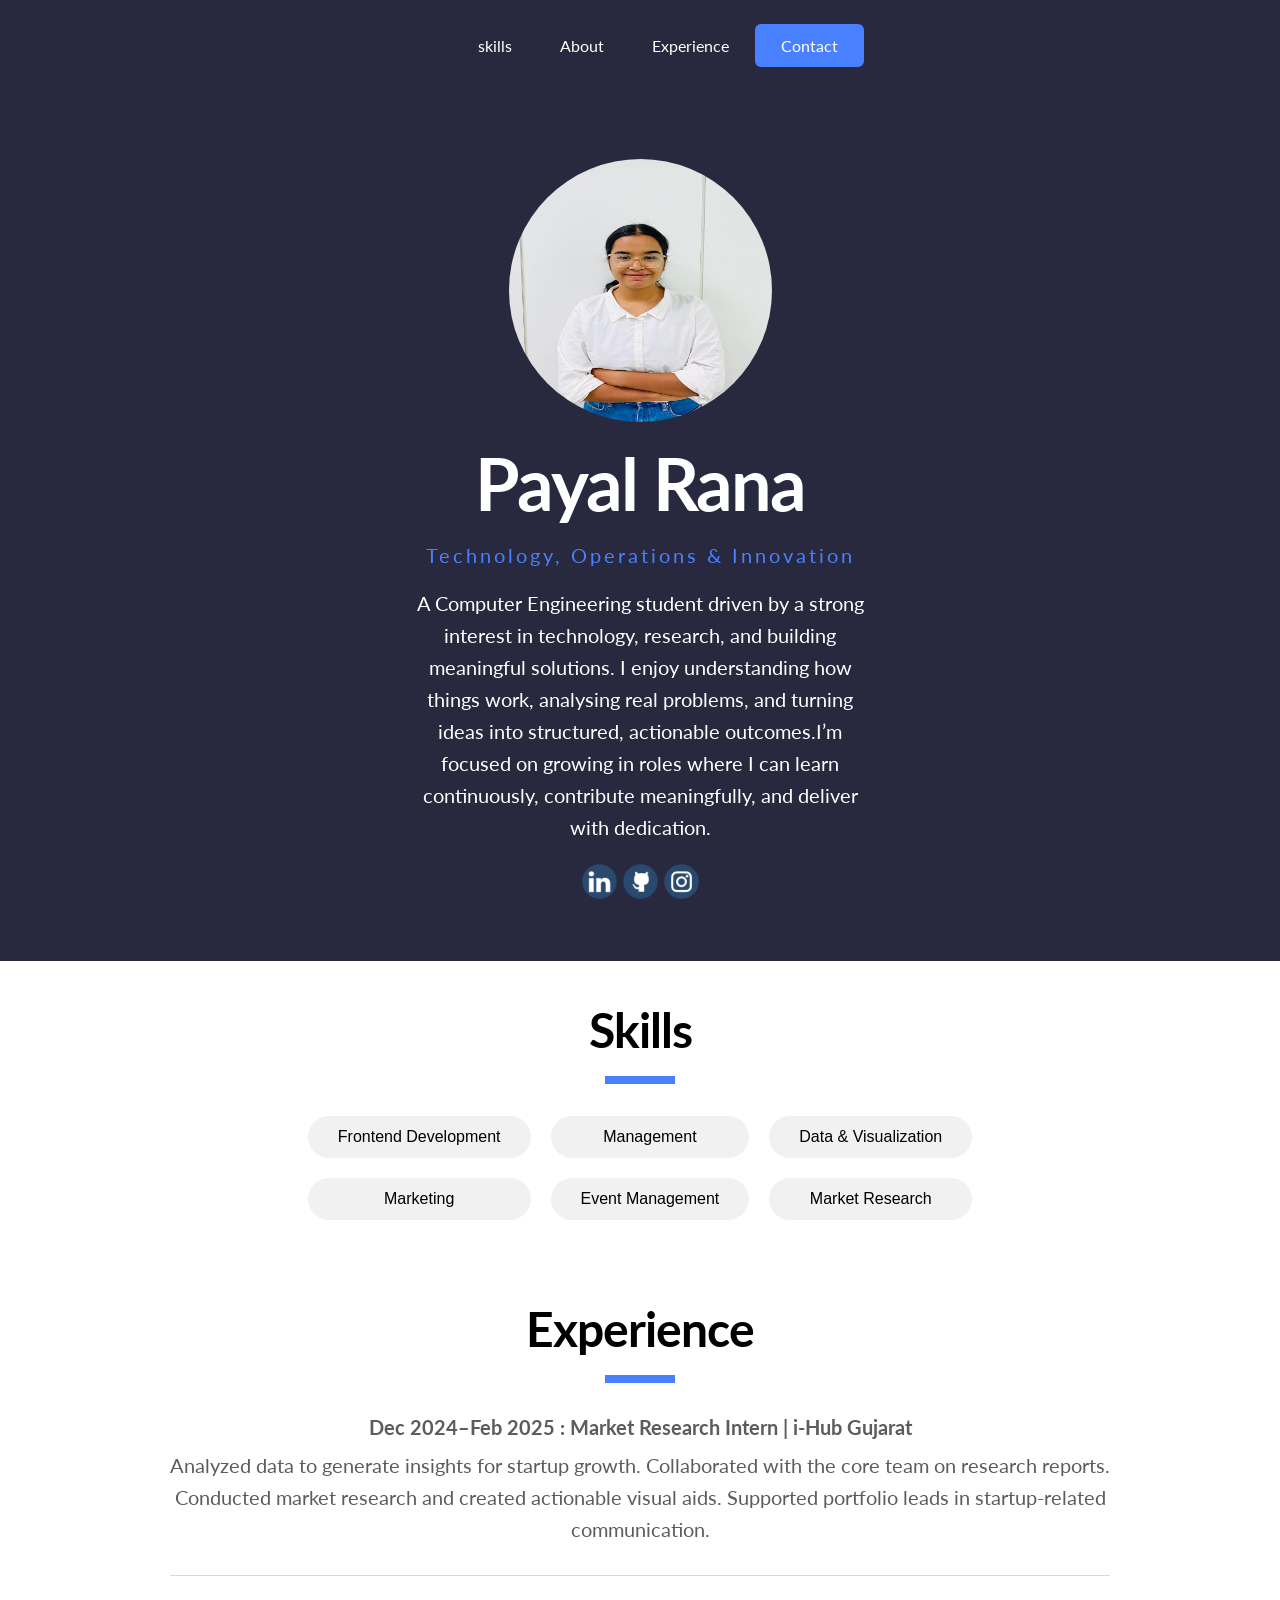
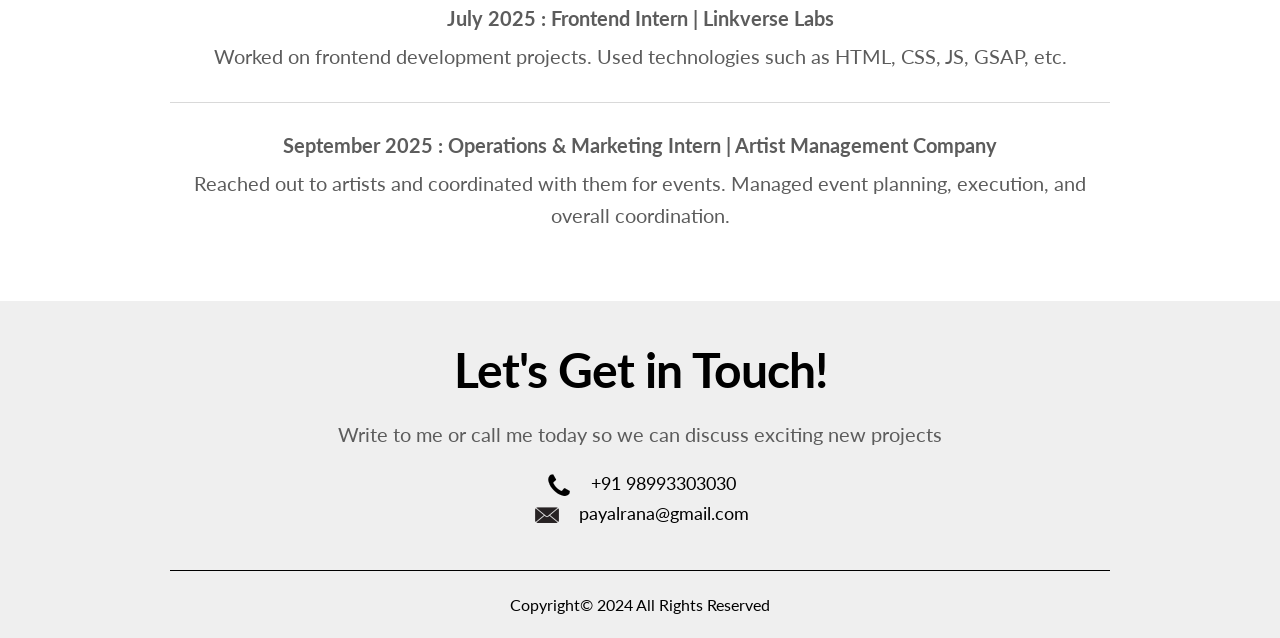
<file: index.html>
<!DOCTYPE html>
<html lang="en">
<head>
    <meta charset="UTF-8">
    <meta name="viewport" content="width=device-width, initial-scale=1.0">
    <title> My Portfolio</title>
    <link rel="preconnect" href="https://fonts.googleapis.com">
    <link rel="preconnect" href="https://fonts.gstatic.com" crossorigin>
    <link href="https://fonts.googleapis.com/css2?family=Lato:ital,wght@0,100;0,300;0,400;0,700;0,900;1,100;1,300;1,400;1,700;1,900&display=swap" rel="stylesheet">
    <link rel="stylesheet" href="index.css">
</head>
<body>
    <header class="blue-bg" >
    
        <nav >
            <ul>
                <li>
                    <a href="index.html#skillset">
                        skills
                    </a>
                </li>
                <li>
                    <a   href="index.html#hero">
                        About
                    </a>
                </li>
                <li>
                    <a  href="index.html#experience">
                        Experience
                    </a>
                </li>
                <li class="button">
                    <a  href="index.html#contact">
                        Contact
                    </a>
                </li>
          
            </ul>

        </nav>
    
    </header>
    <section id="hero" class="blue-bg"> 
        <div class="container">
            
            <img id="Profile" src="prof_pic_pyl.jpg"  alt="Profile Picture ">
            
        
            <h1>Payal Rana</h1>
            <h2>
                Technology, Operations & Innovation
            </h2>
            <p> A Computer Engineering student driven by a strong interest 
                in technology, research, and building meaningful solutions.
                I enjoy understanding how things work, analysing real problems, 
                and turning ideas into structured, actionable outcomes.I’m 
                focused on growing in roles where I can learn continuously, 
                contribute meaningfully, and deliver with dedication.</p>
            <ul>
                <li><a target="_blank" href="https://www.linkedin.com/in/payal-rana-98940028a/"> <img src="linkedin - Copy.png" alt="lnkdin icon"></a></li>
                <li><a target= "_blank" href="https://github.com/payal44-tech"><img src="github.png" alt="github icon"></a></li>
                <li><a target="_blank" href="https://www.instagram.com/payalrana7316/?next=%2F&hl=en"> <img src="instagram.png" alt="instagram icon"></a></li>
            </ul>

        
        </div>
        
    </section>

    <section id="skills">
        <div class="container">
            <h2 class="section-tittle">
                Skills

            </h2>
            <hr>
         <div class="skill-buttons">
                <button onclick="showTemplate('frontend')">Frontend Development</button>
                <button onclick="showTemplate('management')">Management</button>
                <button onclick="showTemplate('data')">Data & Visualization</button>
                <button onclick="showTemplate('marketing')">Marketing</button>
                <button onclick="showTemplate('event')">Event Management</button>
                <button onclick="showTemplate('research')">Market Research</button>
         </div>
      
         <div id="template-box" class="template hidden"></div>
    </section>
    
     <section id="experience">
        <div class="container">
            <h2 class="section-tittle">
                Experience

            </h2>
            <hr>
            <article>
                <h3>Dec 2024–Feb 2025 : Market Research Intern | i-Hub Gujarat</h3>
                <p>
                    Analyzed data to generate insights for startup growth.
                    Collaborated with the core team on research reports.
                    Conducted market research and created actionable visual aids.
                    Supported portfolio leads in startup-related communication.
                </p>
            </article>
            
            <article>
                <h3>July 2025 : Frontend Intern | Linkverse Labs</h3>
                <p>
                    Worked on frontend development projects.
                    Used technologies such as HTML, CSS, JS, GSAP, etc.
                </p>
            </article>
            <article>
                <h3>September 2025 : Operations & Marketing Intern | Artist Management Company</h3>
                <p>
                    Reached out to artists and coordinated with them for events.
                    Managed event planning, execution, and overall coordination.
                </p>
            </article>
            

        </div>
     </section>
     <section id="contact">
        <h2 class="section-tittle">Let's Get in Touch! </h2>
        <p>Write to me or call me today so we can discuss exciting new projects </p>
        <a href="tel:+919227039201">
            <img src="phone.png" alt="phone icon">
            <span>+91 98993303030</span>
        </a>
        <a href="mailto:payalrana0606@gmail.com">
            <img src="email.png" alt="email icon">
            <span>payalrana@gmail.com</span>
        </a>
     </section>
     <footer>
        <div class="container">

            Copyright&copy; 2024 All Rights Reserved 
        </div>
     </footer>
<script src="index.js"></script>
</body>

</html>
</file>
<file: index.css>
/*the :root pesudo-class represents the html element */
:root{
--main-blue:#4980ff;
--dark-blue: #28293E;
--light-grey:#EFEFEF;
--grey:#5c5c5c;

}



body{
    margin: 0;
    padding: 0;
    text-align: center;
    font-family: "lato" , sans-serif;
}
.blue-bg{
    background-color: var(--dark-blue);
    color: white;
}
.container{
    max-width: 940px;
    margin: auto;
}

section .section-tittle{
    font-size: 48px;
    font-weight: bold;
    letter-spacing: -1px;
    margin-bottom: 18px;
    margin-top: 0;

}
section p {
   font-size: 20px;
   line-height : 32px;
   color : var(--grey);
}


header{
    
    text-align: center;
    padding: 20px 0;
    
    
}
ul{
    list-style-type: none;
    
}
header li{
    display: inline;
    
    
}

header a{
    color: white;
    text-decoration: none;
    margin: 0 22px;
}
section img#Profile{
    width: 263px;
    height: 263px;
    border-radius: 270px;
    
}
section#hero {
    padding-top: 68px;
    padding-bottom: 58px;
   
}
section#hero h1{
    font-size: 72px;
    font-weight: bold;
    margin-top: 15px;
    margin-bottom: 0;
    letter-spacing: -2px;


}
section#hero h2{
    font-size: 20px;
    font-weight: normal;
    color: var(--main-blue);
    margin-bottom: 20px;
    letter-spacing: 3px;

}
section#hero P{
    
    
    max-width: 465px;
    margin: auto;
    margin-bottom: 20px;
    color: white;
    
    
}
section#hero ul{
    padding: 0;
    margin: 0 6px;
}
section#hero li {
    display: inline;
    
}
section#hero li img{
    width: 37px;
    height: 37px;
}
.button{
    background-color: var(--main-blue);
    padding: 12px 4px;
    border-radius: 6px;
}
.button:hover{
    background-color: purple;
}
video{
    max-width: 100%;
    height: auto;
}
section{
    padding: 40px 0;
}
hr{
    width: 70px;
    height: 8px;
    background-color:var(--main-blue);
    margin: 16px auto 32px auto ;
    border: none;
}
section#skillset span  {
    display: inline-block;
    background-color: var(--light-grey);
    width: 146px;
    height: 40px;
    border-radius: 72px;
    margin: 8px;
    line-height: 40px;
    font-size: 15px;
    letter-spacing: -1px;
}
section#skillset .skills{

    width: 500px;
    margin: auto;
}
section#experience article{
    border-bottom: 1px solid #d9d9d9 ;
    padding: 30px 0 ;
}

section#experience article:last-of-type{
    border-bottom: none;
}
section#experience article:first-of-type{
    padding-top: 0;
}
section#experience article h3{
    color: var(--grey);
    font-size: 20px;
    margin-top: 0;
    margin-bottom: 10px;
}
section#experience article p{
    margin: 0;
}
section#contact{
    background-color: var(--light-grey);

}
section#contact a{
    display: block;
    text-decoration: none;
    color: black;
    font-size: 18px;
}
section#contact a img{
    vertical-align: middle;
    margin-right: 12px;
}
footer{
    background-color: var(--light-grey);
    font-size: 16px;
    
}
footer .container{
    border-top: 1px solid black;
    padding: 24px 0;

}
.skill-buttons {
    display: grid;
    grid-template-columns: repeat(3, auto);
    gap: 20px;
    justify-content: center;
    margin-top: 25px;
  }
  
  .skill-buttons button {
    padding: 12px 30px;
    background: #f1f1f1;
    border: none;
    border-radius: 30px;
    font-size: 16px;
    cursor: pointer;
    font-weight: 500;
    transition: 0.25s ease;
  }
  
  /* Hover effect */
  .skill-buttons button:hover {
    background: #e6e6e6;
    transform: translateY(-2px);
  }
  
  /* Active/selected state */
  .skill-buttons button.active {
    background: black;
    color: white;
  }
</file>
